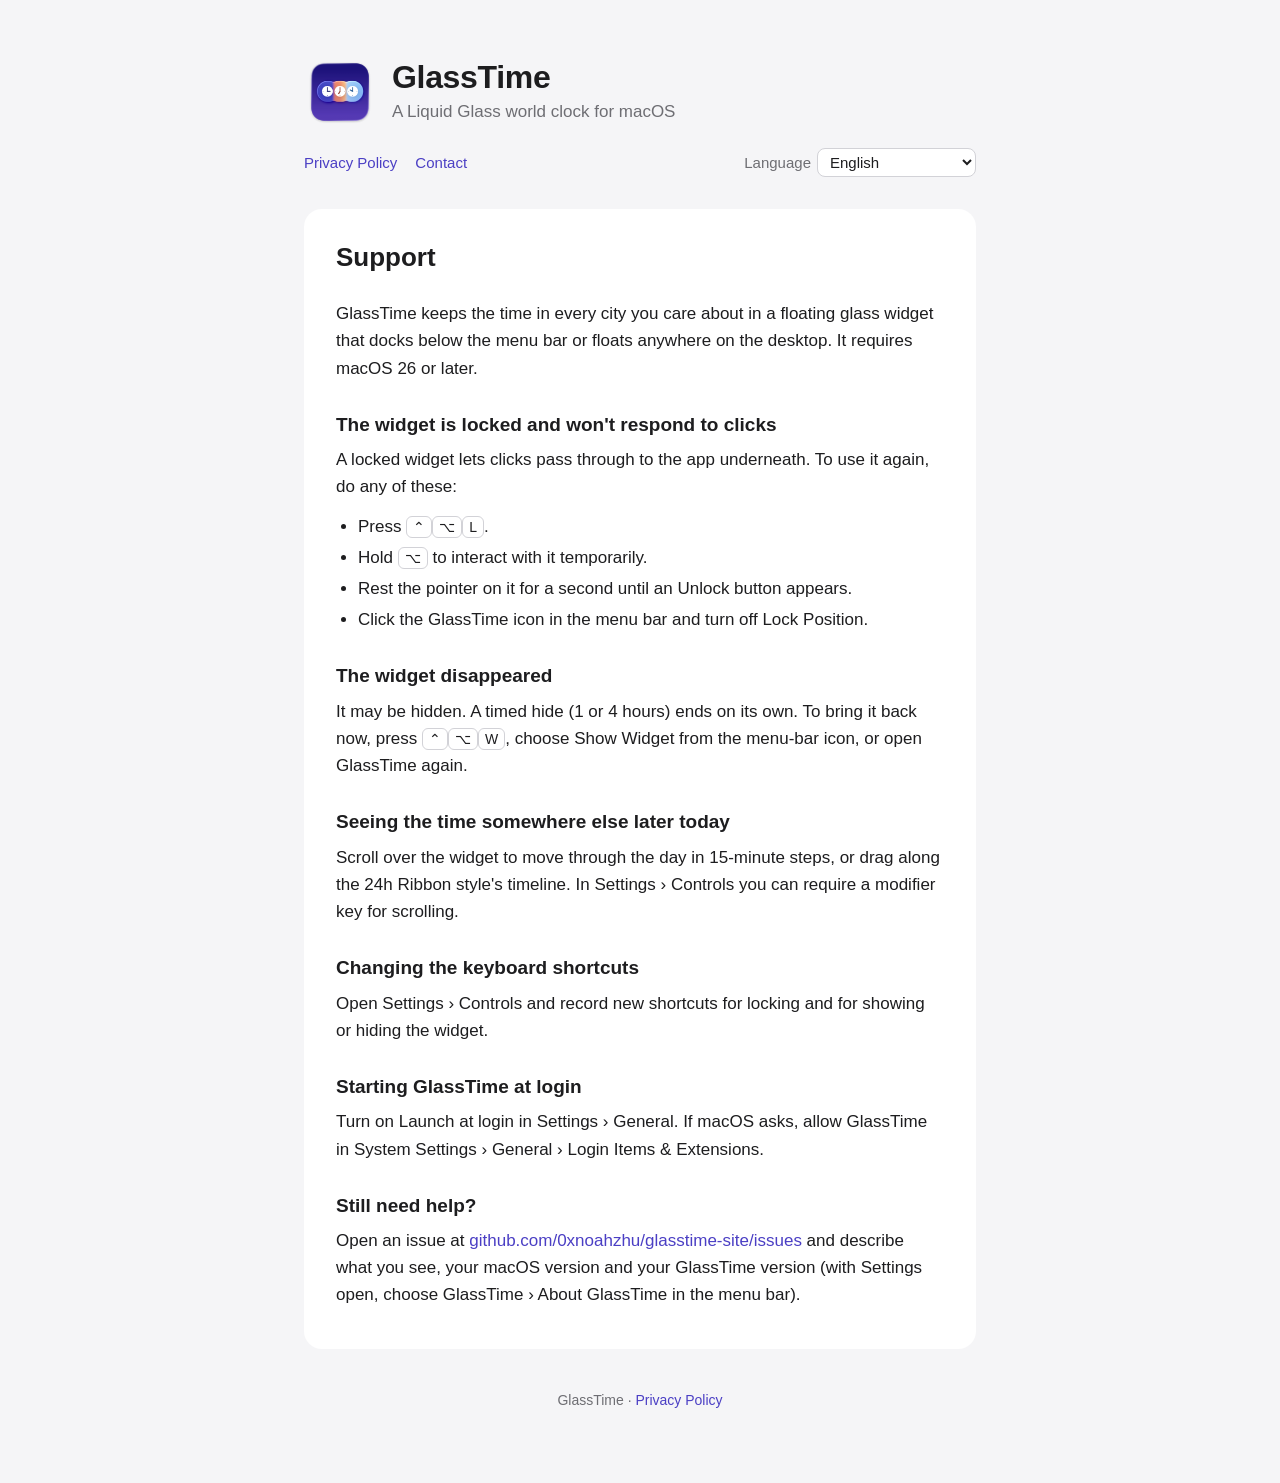
<file: index.html>
<!doctype html>
<html lang="en">
<head>
  <meta charset="utf-8">
  <meta name="viewport" content="width=device-width, initial-scale=1">
  <title>GlassTime — Support</title>
  <meta name="description" content="Help and support for GlassTime, a Liquid Glass world clock for macOS.">
  <link rel="icon" href="icon.png">
  <link rel="stylesheet" href="style.css">
  <script src="i18n.js"></script>
</head>
<body data-page="support">
<main>
  <header class="app">
    <img src="icon.png" alt="GlassTime icon">
    <div>
      <h1>GlassTime</h1>
      <p data-i18n="tagline">A Liquid Glass world clock for macOS</p>
    </div>
  </header>

  <nav class="links">
    <a href="privacy.html" data-i18n="nav.privacy">Privacy Policy</a>
    <a href="https://github.com/0xnoahzhu/glasstime-site/issues" data-i18n="nav.contact">Contact</a>
    <label class="lang-menu"><span data-i18n="nav.language">Language</span>
      <select id="lang" aria-label="Language"></select>
    </label>
  </nav>

  <section class="lang">
    <h2 data-i18n="nav.support">Support</h2>
    <p data-i18n="s.intro">GlassTime keeps the time in every city you care about in a floating glass widget that docks
      below the menu bar or floats anywhere on the desktop. It requires macOS 26 or later.</p>

    <h3 data-i18n="s.locked.h">The widget is locked and won't respond to clicks</h3>
    <p data-i18n="s.locked.p">A locked widget lets clicks pass through to the app underneath. To use it again, do any
      of these:</p>
    <ul>
      <li data-i18n="s.locked.1">Press <kbd>⌃</kbd><kbd>⌥</kbd><kbd>L</kbd>.</li>
      <li data-i18n="s.locked.2">Hold <kbd>⌥</kbd> to interact with it temporarily.</li>
      <li data-i18n="s.locked.3">Rest the pointer on it for a second until an Unlock button appears.</li>
      <li data-i18n="s.locked.4">Click the GlassTime icon in the menu bar and turn off Lock Position.</li>
    </ul>

    <h3 data-i18n="s.hidden.h">The widget disappeared</h3>
    <p data-i18n="s.hidden.p">It may be hidden. A timed hide (1 or 4 hours) ends on its own. To bring it back now,
      press <kbd>⌃</kbd><kbd>⌥</kbd><kbd>W</kbd>, choose Show Widget from the menu-bar icon, or open GlassTime
      again.</p>

    <h3 data-i18n="s.preview.h">Seeing the time somewhere else later today</h3>
    <p data-i18n="s.preview.p">Scroll over the widget to move through the day in 15-minute steps, or drag along the
      24h Ribbon style's timeline. In Settings › Controls you can require a modifier key for scrolling.</p>

    <h3 data-i18n="s.keys.h">Changing the keyboard shortcuts</h3>
    <p data-i18n="s.keys.p">Open Settings › Controls and record new shortcuts for locking and for showing or hiding
      the widget.</p>

    <h3 data-i18n="s.login.h">Starting GlassTime at login</h3>
    <p data-i18n="s.login.p">Turn on Launch at login in Settings › General. If macOS asks, allow GlassTime in System
      Settings › General › Login Items &amp; Extensions.</p>

    <h3 data-i18n="s.help.h">Still need help?</h3>
    <p data-i18n="s.help.p">Open an issue at
      <a href="https://github.com/0xnoahzhu/glasstime-site/issues">github.com/0xnoahzhu/glasstime-site/issues</a>
      and describe what you see, your macOS version and your GlassTime version (with Settings open, choose
      GlassTime › About GlassTime in the menu bar).</p>
  </section>

  <footer>GlassTime · <a href="privacy.html" data-i18n="nav.privacy">Privacy Policy</a></footer>
</main>
</body>
</html>
</file>
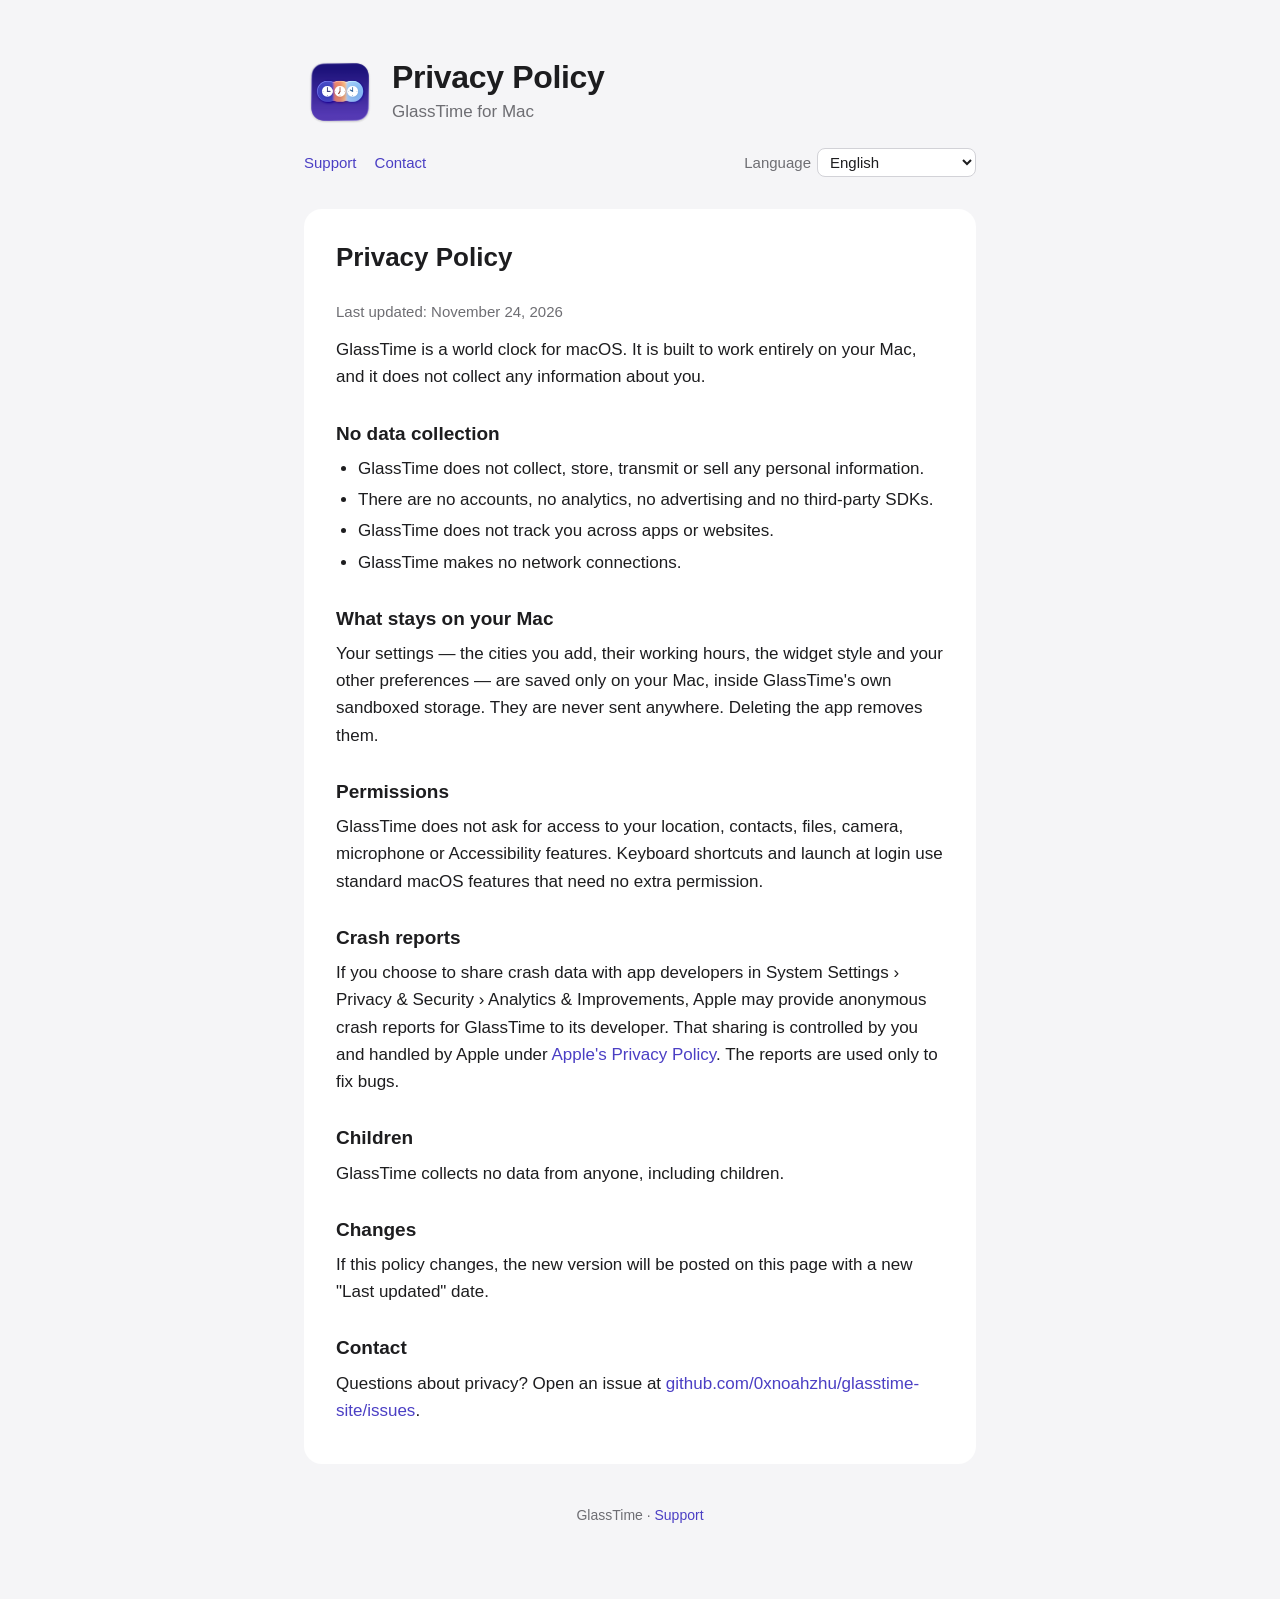
<file: privacy.html>
<!doctype html>
<html lang="en">
<head>
  <meta charset="utf-8">
  <meta name="viewport" content="width=device-width, initial-scale=1">
  <title>GlassTime — Privacy Policy</title>
  <meta name="description" content="GlassTime collects no personal data. Everything stays on your Mac.">
  <link rel="icon" href="icon.png">
  <link rel="stylesheet" href="style.css">
  <script src="i18n.js"></script>
</head>
<body data-page="privacy">
<main>
  <header class="app">
    <img src="icon.png" alt="">
    <div>
      <h1 data-i18n="nav.privacy">Privacy Policy</h1>
      <p>GlassTime for Mac</p>
    </div>
  </header>

  <nav class="links">
    <a href="./" data-i18n="nav.support">Support</a>
    <a href="https://github.com/0xnoahzhu/glasstime-site/issues" data-i18n="nav.contact">Contact</a>
    <label class="lang-menu"><span data-i18n="nav.language">Language</span>
      <select id="lang" aria-label="Language"></select>
    </label>
  </nav>

  <section class="lang">
    <h2 data-i18n="nav.privacy">Privacy Policy</h2>
    <p class="updated" data-i18n="p.updated">Last updated: November 24, 2026</p>

    <p data-i18n="p.intro">GlassTime is a world clock for macOS. It is built to work entirely on your Mac, and it does
      not collect any information about you.</p>

    <h3 data-i18n="p.nodata.h">No data collection</h3>
    <ul>
      <li data-i18n="p.nodata.1">GlassTime does not collect, store, transmit or sell any personal information.</li>
      <li data-i18n="p.nodata.2">There are no accounts, no analytics, no advertising and no third-party SDKs.</li>
      <li data-i18n="p.nodata.3">GlassTime does not track you across apps or websites.</li>
      <li data-i18n="p.nodata.4">GlassTime makes no network connections.</li>
    </ul>

    <h3 data-i18n="p.local.h">What stays on your Mac</h3>
    <p data-i18n="p.local.p">Your settings — the cities you add, their working hours, the widget style and your other
      preferences — are saved only on your Mac, inside GlassTime's own sandboxed storage. They are never sent
      anywhere. Deleting the app removes them.</p>

    <h3 data-i18n="p.perm.h">Permissions</h3>
    <p data-i18n="p.perm.p">GlassTime does not ask for access to your location, contacts, files, camera, microphone or
      Accessibility features. Keyboard shortcuts and launch at login use standard macOS features that need no extra
      permission.</p>

    <h3 data-i18n="p.crash.h">Crash reports</h3>
    <p data-i18n="p.crash.p">If you choose to share crash data with app developers in System Settings › Privacy &amp;
      Security › Analytics &amp; Improvements, Apple may provide anonymous crash reports for GlassTime to its
      developer. That sharing is controlled by you and handled by Apple under
      <a href="https://www.apple.com/legal/privacy/">Apple's Privacy Policy</a>. The reports are used only to fix
      bugs.</p>

    <h3 data-i18n="p.kids.h">Children</h3>
    <p data-i18n="p.kids.p">GlassTime collects no data from anyone, including children.</p>

    <h3 data-i18n="p.changes.h">Changes</h3>
    <p data-i18n="p.changes.p">If this policy changes, the new version will be posted on this page with a new "Last
      updated" date.</p>

    <h3 data-i18n="p.contact.h">Contact</h3>
    <p data-i18n="p.contact.p">Questions about privacy? Open an issue at
      <a href="https://github.com/0xnoahzhu/glasstime-site/issues">github.com/0xnoahzhu/glasstime-site/issues</a>.</p>
  </section>

  <footer>GlassTime · <a href="./" data-i18n="nav.support">Support</a></footer>
</main>
</body>
</html>
</file>
<file: style.css>
:root {
  color-scheme: light dark;
  --bg: #f5f5f7;
  --card: #ffffff;
  --text: #1d1d1f;
  --muted: #6e6e73;
  --line: #d2d2d7;
  --accent: #4b3fc4;
}

@media (prefers-color-scheme: dark) {
  :root {
    --bg: #000000;
    --card: #1c1c1e;
    --text: #f5f5f7;
    --muted: #a1a1a6;
    --line: #38383a;
    --accent: #9d94ff;
  }
}

* { box-sizing: border-box; }

body {
  margin: 0;
  background: var(--bg);
  color: var(--text);
  font: 17px/1.6 -apple-system, BlinkMacSystemFont, "SF Pro Text", "PingFang SC", "Helvetica Neue", sans-serif;
  -webkit-font-smoothing: antialiased;
}

main {
  max-width: 720px;
  margin: 0 auto;
  padding: 56px 24px 72px;
}

header.app {
  display: flex;
  align-items: center;
  gap: 16px;
  margin-bottom: 8px;
}

header.app img { width: 72px; height: 72px; }
header.app h1 { margin: 0; font-size: 32px; line-height: 1.15; letter-spacing: -0.01em; }
header.app p { margin: 2px 0 0; color: var(--muted); }

nav.links {
  display: flex;
  flex-wrap: wrap;
  align-items: center;
  gap: 6px 18px;
  margin: 20px 0 32px;
  font-size: 15px;
}

/* While i18n.js swaps in a saved non-English language, hide the English text so it doesn't flash. */
html.i18n-pending main { visibility: hidden; }

.lang-menu {
  margin-left: auto;
  display: flex;
  align-items: center;
  gap: 6px;
  color: var(--muted);
}

.lang-menu select {
  font: inherit;
  color: var(--text);
  background: var(--card);
  border: 1px solid var(--line);
  border-radius: 8px;
  padding: 4px 8px;
}

a { color: var(--accent); text-decoration: none; }
a:hover { text-decoration: underline; }

section.lang {
  background: var(--card);
  border-radius: 18px;
  padding: 28px 32px;
  margin-bottom: 24px;
}

section.lang > h2:first-child { margin-top: 0; font-size: 26px; }

h3 { font-size: 19px; margin: 28px 0 6px; }

p, ul { margin: 0 0 12px; }
ul { padding-left: 22px; }
li { margin-bottom: 4px; }

.updated { color: var(--muted); font-size: 15px; }

kbd {
  font: 14px/1 -apple-system, BlinkMacSystemFont, sans-serif;
  padding: 2px 6px;
  border: 1px solid var(--line);
  border-radius: 6px;
}

footer {
  color: var(--muted);
  font-size: 14px;
  text-align: center;
  margin-top: 40px;
}

@media (max-width: 560px) {
  section.lang { padding: 22px 20px; }
}
</file>
